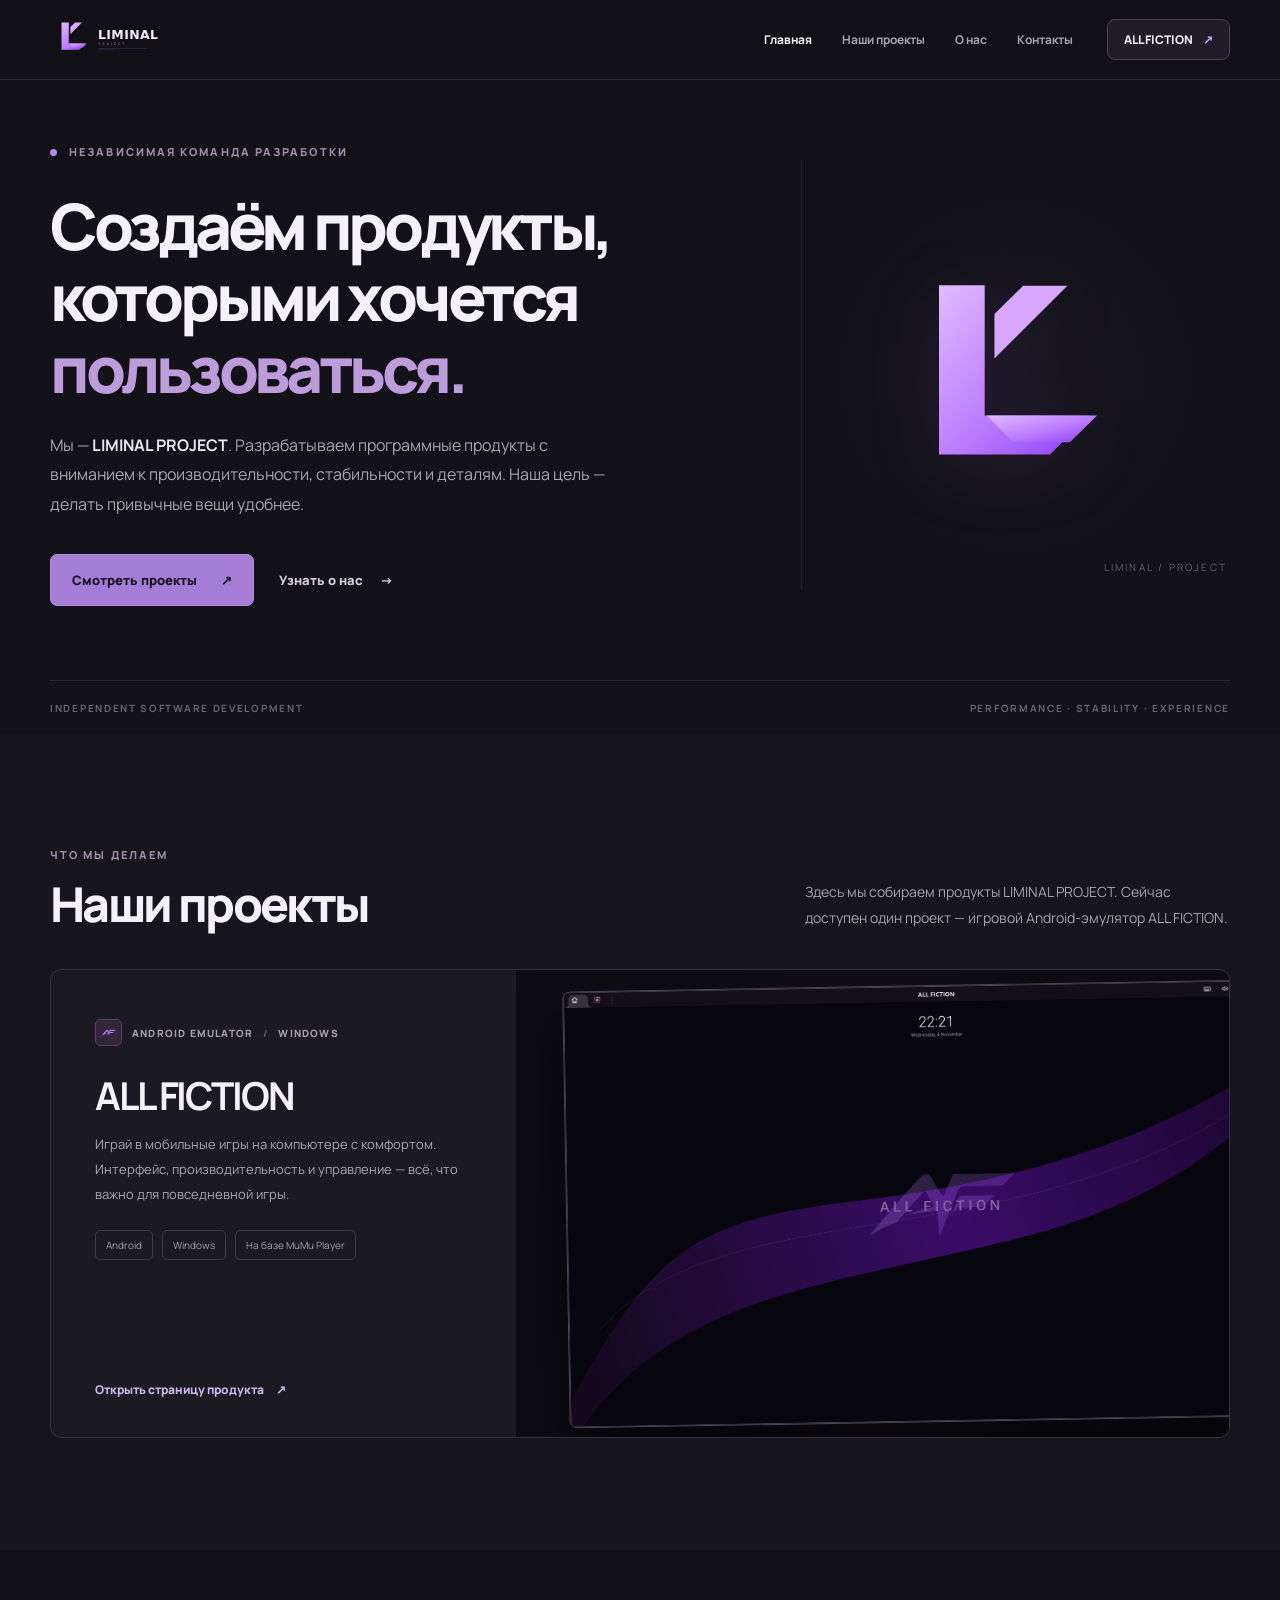
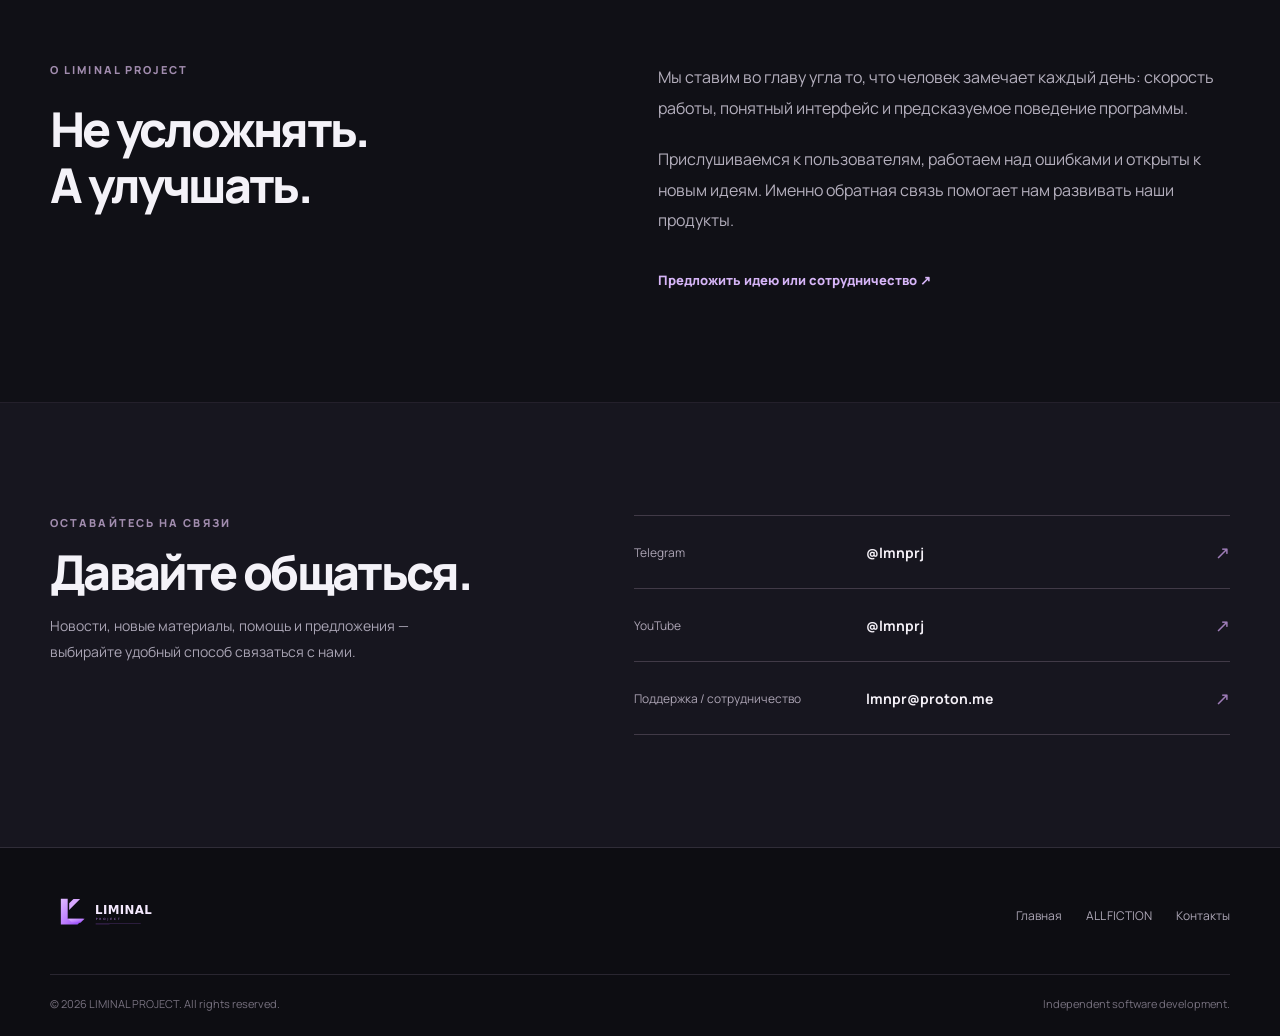
<file: index.html>
<!doctype html>
<html lang="ru"><head><meta charset="utf-8"><meta name="viewport" content="width=device-width,initial-scale=1"><meta name="theme-color" content="#111118"><meta name="description" content="LIMINAL PROJECT — независимая команда разработки цифровых продуктов. ALL FICTION — наш игровой Android-эмулятор."><title>LIMINAL PROJECT — Software & Experience</title><link rel="icon" href="assets/liminal-square.svg" type="image/svg+xml"><link rel="stylesheet" href="style.css"><script src="script.js" defer></script></head><body>
<header class="site-header"><div class="shell header-inner"><a class="wordmark" href="index.html" aria-label="LIMINAL PROJECT — главная"><img src="assets/liminal-logo.svg" alt="LIMINAL PROJECT"></a><nav class="desktop-nav" aria-label="Навигация"><a class="active" href="index.html">Главная</a><a href="#work">Наши проекты</a><a href="#about">О нас</a><a href="#connect">Контакты</a></nav><div class="header-end"><a class="header-project-link" href="all-fiction.html">ALL FICTION <span>↗</span></a><button class="mobile-menu-button" aria-label="Открыть меню" aria-controls="mobile-menu" aria-expanded="false"><span></span><span></span><span></span></button></div></div><nav class="mobile-menu shell" id="mobile-menu"><a href="index.html">Главная</a><a href="#work">Наши проекты</a><a href="#about">О нас</a><a href="#connect">Контакты</a><a href="all-fiction.html">ALL FICTION</a></nav></header>
<main>
<section class="home-intro"><div class="shell"><div class="intro-layout"><div class="intro-copy"><div class="small-overline"><span class="purple-pin"></span> НЕЗАВИСИМАЯ КОМАНДА РАЗРАБОТКИ</div><h1>Создаём продукты,<br>которыми хочется<br><em>пользоваться.</em></h1><p>Мы — <strong>LIMINAL PROJECT</strong>. Разрабатываем программные продукты с вниманием к производительности, стабильности и деталям. Наша цель — делать привычные вещи удобнее.</p><div class="intro-actions"><a class="primary-action" href="#work">Смотреть проекты <span>↗</span></a><a class="subtle-action" href="#about">Узнать о нас <span>→</span></a></div></div><div class="intro-visual" aria-label="Фирменный знак LIMINAL PROJECT"><img src="assets/liminal-symbol.svg" alt="Символ LIMINAL PROJECT"><span class="visual-caption">LIMINAL / PROJECT</span></div></div><div class="intro-baseline"><span>INDEPENDENT SOFTWARE DEVELOPMENT</span><span>PERFORMANCE · STABILITY · EXPERIENCE</span></div></div></section>
<section class="home-work section-space" id="work"><div class="shell"><div class="section-title"><div><div class="small-overline">ЧТО МЫ ДЕЛАЕМ</div><h2>Наши проекты</h2></div><p>Здесь мы собираем продукты LIMINAL PROJECT. Сейчас доступен один проект — игровой Android-эмулятор ALL FICTION.</p></div><a class="project-feature" href="all-fiction.html"><div class="project-details"><div class="project-kind"><span class="project-small-icon"><img src="assets/all-fiction-logo.svg" alt=""></span> ANDROID EMULATOR <span class="sep">/</span> WINDOWS</div><h3>ALL FICTION</h3><p>Играй в мобильные игры на компьютере с комфортом. Интерфейс, производительность и управление — всё, что важно для повседневной игры.</p><div class="project-tag-list"><span>Android</span><span>Windows</span><span>На базе MuMu Player</span></div><span class="project-open">Открыть страницу продукта <span>↗</span></span></div><div class="project-image"><img src="assets/all-fiction-screenshot.png" alt="Настоящий интерфейс эмулятора ALL FICTION" loading="lazy"></div></a></div></section>
<section class="about-section section-space" id="about"><div class="shell about-layout"><div><div class="small-overline">О LIMINAL PROJECT</div><h2>Не усложнять.<br>А улучшать.</h2></div><div class="about-copy"><p>Мы ставим во главу угла то, что человек замечает каждый день: скорость работы, понятный интерфейс и предсказуемое поведение программы.</p><p>Прислушиваемся к пользователям, работаем над ошибками и открыты к новым идеям. Именно обратная связь помогает нам развивать наши продукты.</p><a class="text-action" href="mailto:lmnpr@proton.me">Предложить идею или сотрудничество <span>↗</span></a></div></div></section>
<section class="contact-section section-space" id="connect"><div class="shell contact-layout"><div><div class="small-overline">ОСТАВАЙТЕСЬ НА СВЯЗИ</div><h2>Давайте общаться.</h2><p>Новости, новые материалы, помощь и предложения — выбирайте удобный способ связаться с нами.</p></div><div class="contact-list"><a href="https://t.me/lmnprj" target="_blank" rel="noopener noreferrer"><span>Telegram</span><strong>@lmnprj</strong><span class="out-arrow">↗</span></a><a href="https://www.youtube.com/@lmnprj" target="_blank" rel="noopener noreferrer"><span>YouTube</span><strong>@lmnprj</strong><span class="out-arrow">↗</span></a><a href="mailto:lmnpr@proton.me"><span>Поддержка / сотрудничество</span><strong>lmnpr@proton.me</strong><span class="out-arrow">↗</span></a></div></div></section>
</main>
<footer class="footer"><div class="shell"><div class="footer-top"><a href="index.html" class="footer-mark"><img src="assets/liminal-logo.svg" alt="LIMINAL PROJECT"></a><nav><a href="index.html">Главная</a><a href="all-fiction.html">ALL FICTION</a><a href="mailto:lmnpr@proton.me">Контакты</a></nav></div><div class="footer-bottom"><span>© <span class="copyright-year">2026</span> LIMINAL PROJECT. All rights reserved.</span><span>Independent software development.</span></div></div></footer>
</body></html>
</file>
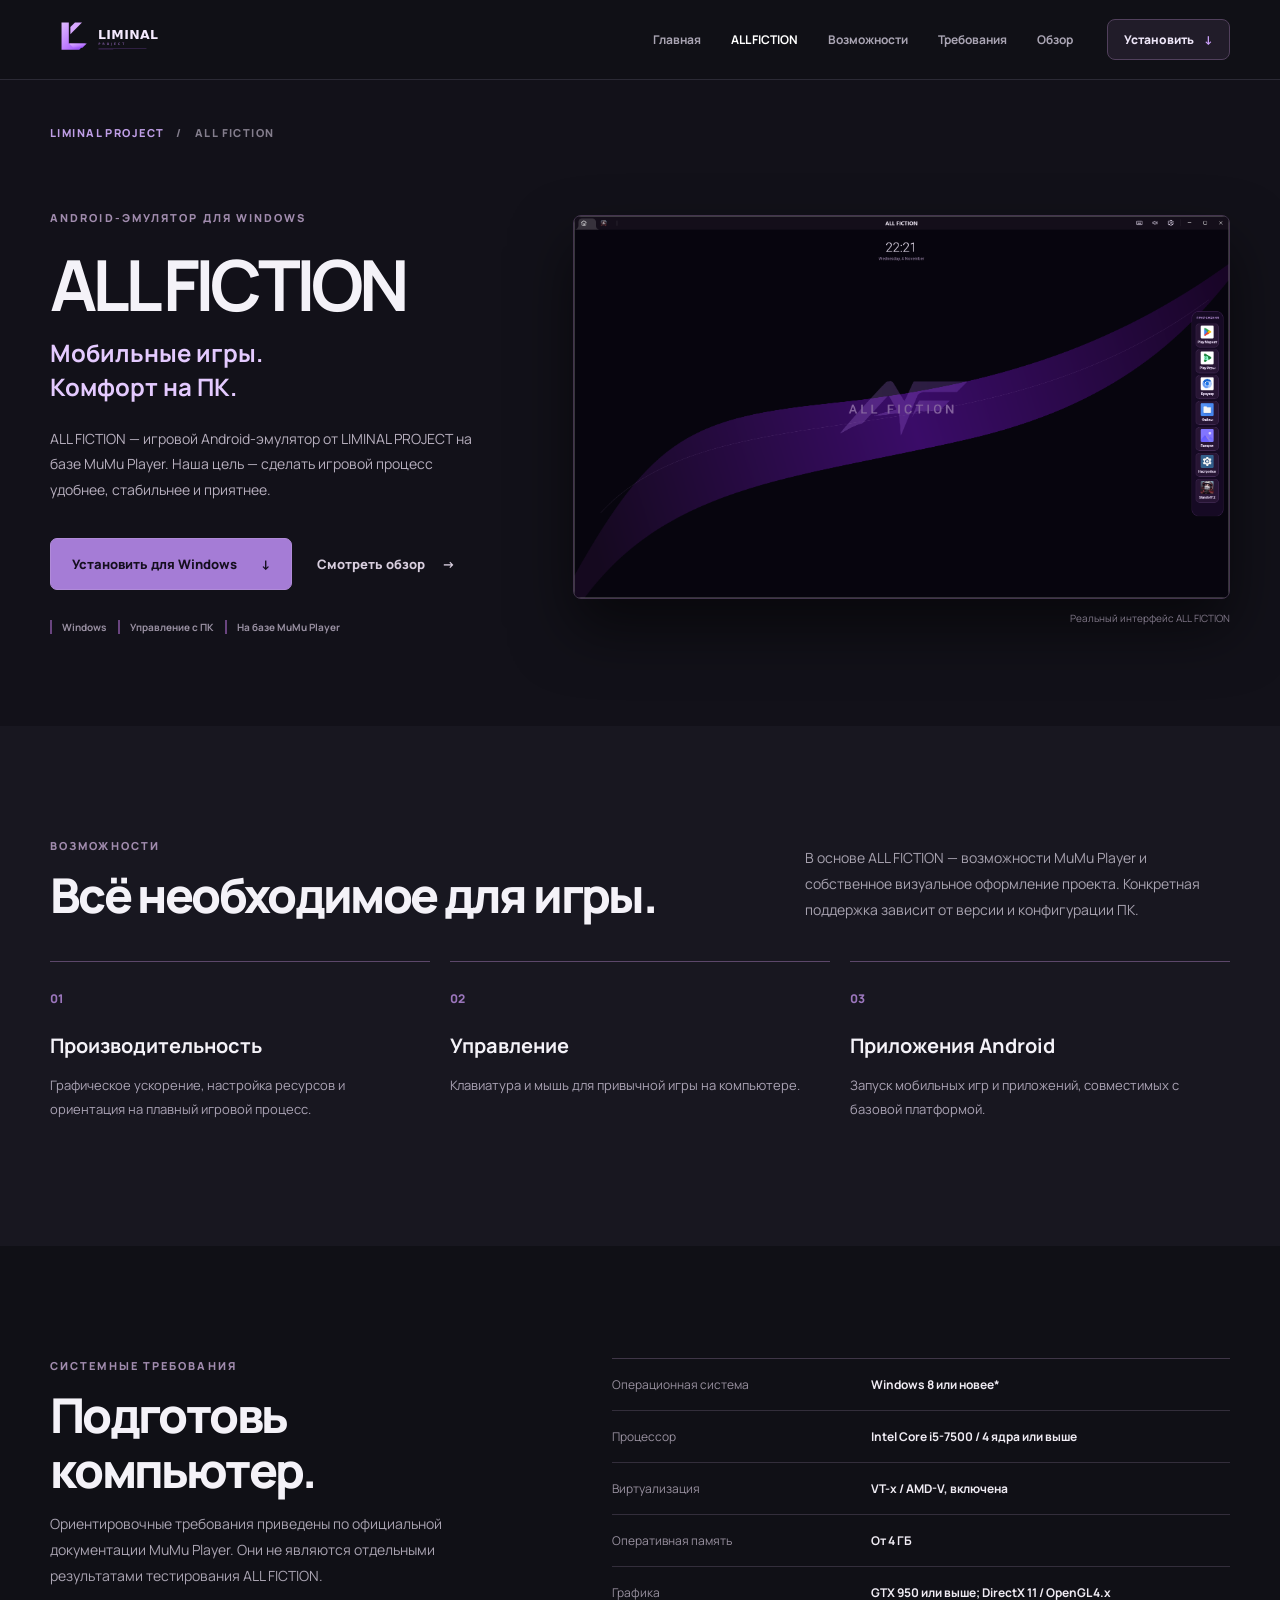
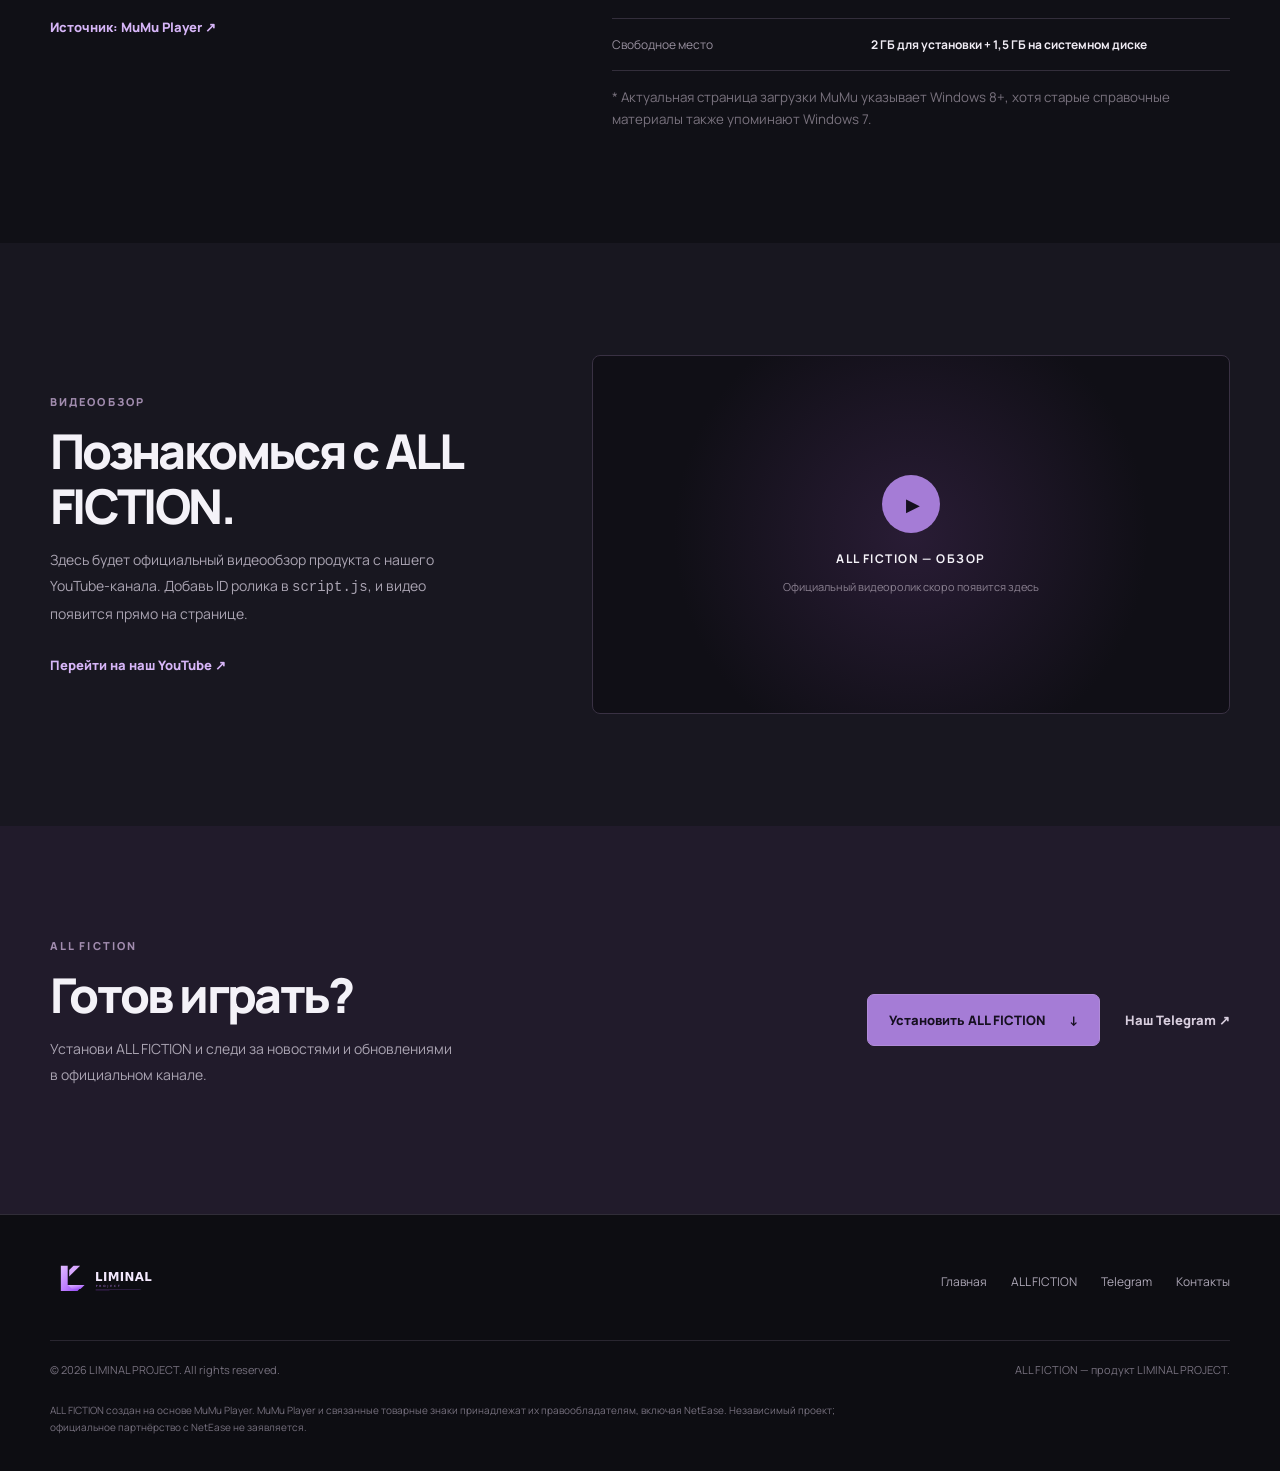
<file: all-fiction.html>
<!doctype html>
<html lang="ru"><head><meta charset="utf-8"><meta name="viewport" content="width=device-width,initial-scale=1"><meta name="theme-color" content="#111118"><meta name="description" content="ALL FICTION — игровой Android-эмулятор на базе MuMu Player от LIMINAL PROJECT. Скачать, обзор, характеристики, поддержка."><title>ALL FICTION — Android-эмулятор | LIMINAL PROJECT</title><link rel="icon" href="assets/liminal-square.svg" type="image/svg+xml"><link rel="stylesheet" href="style.css"><script src="script.js?v=3" defer></script></head><body>
<header class="site-header"><div class="shell header-inner"><a class="wordmark" href="index.html"><img src="assets/liminal-logo.svg" alt="LIMINAL PROJECT"></a><nav class="desktop-nav" aria-label="Навигация"><a href="index.html">Главная</a><a class="active" href="all-fiction.html">ALL FICTION</a><a href="#features">Возможности</a><a href="#requirements">Требования</a><a href="#review">Обзор</a></nav><div class="header-end"><button class="header-project-link download-trigger" type="button">Установить <span>↓</span></button><button class="mobile-menu-button" aria-label="Открыть меню" aria-controls="mobile-menu" aria-expanded="false"><span></span><span></span><span></span></button></div></div><nav class="mobile-menu shell" id="mobile-menu"><a href="index.html">Главная</a><a href="#features">Возможности</a><a href="#requirements">Требования</a><a href="#review">Обзор</a><a href="https://t.me/lmnprj" target="_blank" rel="noopener noreferrer">Telegram</a></nav></header>
<main><section class="product-intro"><div class="shell"><div class="breadcrumbs"><a href="index.html">LIMINAL PROJECT</a><span>/</span><span>ALL FICTION</span></div><div class="product-intro-grid"><div class="product-intro-copy"><span class="small-overline">ANDROID-ЭМУЛЯТОР ДЛЯ WINDOWS</span><h1>ALL FICTION</h1><p class="product-bigline">Мобильные игры.<br>Комфорт на ПК.</p><p class="product-intro-text">ALL FICTION — игровой Android-эмулятор от LIMINAL PROJECT на базе MuMu Player. Наша цель — сделать игровой процесс удобнее, стабильнее и приятнее.</p><div class="intro-actions"><button class="primary-action download-trigger" type="button">Установить для Windows <span>↓</span></button><a href="#review" class="subtle-action">Смотреть обзор <span>→</span></a></div><div class="product-quick-notes"><span>Windows</span><span>Управление с ПК</span><span>На базе MuMu Player</span></div></div><div class="product-picture"><img src="assets/all-fiction-screenshot.png" alt="Реальный скриншот программы ALL FICTION: тёмный интерфейс с фиолетовым фоном, приложениями и верхней панелью"><span>Реальный интерфейс ALL FICTION</span></div></div></div></section>
<section class="product-features section-space" id="features"><div class="shell"><div class="section-title"><div><div class="small-overline">ВОЗМОЖНОСТИ</div><h2>Всё необходимое для игры.</h2></div><p>В основе ALL FICTION — возможности MuMu Player и собственное визуальное оформление проекта. Конкретная поддержка зависит от версии и конфигурации ПК.</p></div><div class="simple-feature-grid"><article><span>01</span><h3>Производительность</h3><p>Графическое ускорение, настройка ресурсов и ориентация на плавный игровой процесс.</p></article><article><span>02</span><h3>Управление</h3><p>Клавиатура и мышь для привычной игры на компьютере.</p></article><article><span>03</span><h3>Приложения Android</h3><p>Запуск мобильных игр и приложений, совместимых с базовой платформой.</p></article></div></div></section>
<section class="requirements-section section-space" id="requirements"><div class="shell requirements-layout"><div><div class="small-overline">СИСТЕМНЫЕ ТРЕБОВАНИЯ</div><h2>Подготовь компьютер.</h2><p>Ориентировочные требования приведены по официальной документации MuMu Player. Они не являются отдельными результатами тестирования ALL FICTION.</p><a class="text-action" href="https://www.mumuplayer.com/help/win/minimum-system-request-mumu-windows.html" target="_blank" rel="noopener noreferrer">Источник: MuMu Player ↗</a></div><div class="spec-list"><div><span>Операционная система</span><strong>Windows 8 или новее*</strong></div><div><span>Процессор</span><strong>Intel Core i5-7500 / 4 ядра или выше</strong></div><div><span>Виртуализация</span><strong>VT-x / AMD-V, включена</strong></div><div><span>Оперативная память</span><strong>От 4 ГБ</strong></div><div><span>Графика</span><strong>GTX 950 или выше; DirectX 11 / OpenGL 4.x</strong></div><div><span>Свободное место</span><strong>2 ГБ для установки + 1,5 ГБ на системном диске</strong></div><small>* Актуальная страница загрузки MuMu указывает Windows 8+, хотя старые справочные материалы также упоминают Windows 7.</small></div></div></section>
<section class="video-section section-space" id="review"><div class="shell video-layout"><div><div class="small-overline">ВИДЕООБЗОР</div><h2>Познакомься с ALL FICTION.</h2><p>Здесь будет официальный видеообзор продукта с нашего YouTube-канала. Добавь ID ролика в <code>script.js</code>, и видео появится прямо на странице.</p><a class="text-action" href="https://www.youtube.com/@lmnprj" target="_blank" rel="noopener noreferrer">Перейти на наш YouTube ↗</a></div><div id="video-container" class="video-container"><div class="video-empty"><span class="play-placeholder">▶</span><strong>ALL FICTION — ОБЗОР</strong><small>Официальный видеоролик скоро появится здесь</small></div></div></div></section>
<section class="product-bottom section-space"><div class="shell product-bottom-grid"><div><div class="small-overline">ALL FICTION</div><h2>Готов играть?</h2><p>Установи ALL FICTION и следи за новостями и обновлениями в официальном канале.</p></div><div class="intro-actions"><button class="primary-action download-trigger" type="button">Установить ALL FICTION <span>↓</span></button><a class="subtle-action" href="https://t.me/lmnprj" target="_blank" rel="noopener noreferrer">Наш Telegram ↗</a></div></div></section>
</main>
<dialog class="download-dialog" id="download-dialog"><button class="dialog-close" type="button" aria-label="Закрыть">×</button><img src="assets/liminal-rounded.svg" alt="" width="62" height="62"><h2>Установка ALL FICTION</h2><p>Прямая ссылка на установщик пока не указана на сайте. Узнать, где скачать актуальную сборку, можно в нашем Telegram или через поддержку.</p><div class="dialog-actions"><a class="primary-action" href="https://t.me/lmnprj" target="_blank" rel="noopener noreferrer">Открыть Telegram ↗</a><a class="subtle-action" href="mailto:lmnpr@proton.me">Написать нам ↗</a></div></dialog>
<footer class="footer"><div class="shell"><div class="footer-top"><a href="index.html" class="footer-mark"><img src="assets/liminal-logo.svg" alt="LIMINAL PROJECT"></a><nav><a href="index.html">Главная</a><a href="all-fiction.html">ALL FICTION</a><a href="https://t.me/lmnprj" target="_blank" rel="noopener noreferrer">Telegram</a><a href="mailto:lmnpr@proton.me">Контакты</a></nav></div><div class="footer-bottom"><span>© <span class="copyright-year">2026</span> LIMINAL PROJECT. All rights reserved.</span><span>ALL FICTION — продукт LIMINAL PROJECT.</span></div><p class="footer-legal">ALL FICTION создан на основе MuMu Player. MuMu Player и связанные товарные знаки принадлежат их правообладателям, включая NetEase. Независимый проект; официальное партнёрство с NetEase не заявляется.</p></div></footer>
</body></html>
</file>
<file: style.css>
@import url('https://fonts.googleapis.com/css2?family=Manrope:wght@400;500;600;700;800&display=swap');
:root{color-scheme:dark;--bg:#101016;--surface:#17171e;--surface-hi:#1d1c25;--line:#2b2a35;--white:#f4f2f8;--muted:#a8a4b2;--violet:#b78ae9;--violet2:#8d59c7}*{box-sizing:border-box}html{scroll-behavior:smooth;scroll-padding-top:85px}body{margin:0;color:var(--white);background:var(--bg);font-family:Manrope,Inter,'Segoe UI',Arial,sans-serif;-webkit-font-smoothing:antialiased}a{color:inherit;text-decoration:none}button{font:inherit}img{display:block;max-width:100%}.shell{width:min(1180px,calc(100% - 72px));margin:0 auto}.site-header{height:80px;border-bottom:1px solid var(--line);background:#111117f2;position:sticky;top:0;z-index:50;backdrop-filter:blur(16px)}.header-inner{height:100%;display:flex;align-items:center;justify-content:space-between;gap:34px}.wordmark img{width:170px;height:auto}.desktop-nav{display:flex;gap:30px;align-items:center;margin-left:auto}.desktop-nav a{font-size:12px;font-weight:700;color:#aaa5b4;transition:color .2s}.desktop-nav a:hover,.desktop-nav a.active{color:#fff}.header-end{display:flex;align-items:center;gap:20px}.header-project-link{color:#eee6f8;font-size:12px;font-weight:800;white-space:nowrap;padding:11px 16px;border:1px solid #51405c;background:#211c29;border-radius:8px;cursor:pointer}.header-project-link span{color:#cba0fa;margin-left:8px}.mobile-menu-button,.mobile-menu{display:none}.small-overline{font-size:11px;font-weight:800;letter-spacing:.19em;color:#a18cae}.purple-pin{display:inline-block;background:#b58aec;width:7px;height:7px;border-radius:50%;margin-right:8px}.section-space{padding:112px 0}.home-intro{background:#111117}.intro-layout{min-height:600px;display:grid;grid-template-columns:1.22fr .78fr;align-items:center;gap:80px;padding-top:55px;padding-bottom:65px}.intro-copy h1{font-size:clamp(44px,5vw,70px);letter-spacing:-.067em;line-height:1.12;font-weight:800;margin:31px 0 26px}.intro-copy h1 em{font-style:normal;color:#bd9cdb}.intro-copy p{max-width:565px;font-size:16px;line-height:1.85;color:#aaa5b2;margin:0}.intro-copy p strong{color:#ece5f2}.intro-actions{display:flex;align-items:center;gap:25px;flex-wrap:wrap;margin-top:35px}.primary-action{border:1px solid #b08bd8;background:#a57cd6;color:#150f1f;display:inline-flex;align-items:center;justify-content:center;gap:24px;padding:16px 21px;border-radius:7px;font-size:13px;line-height:1.4;font-weight:800;cursor:pointer;transition:background .2s,transform .2s}.primary-action:hover{background:#c2a0ec;transform:translateY(-1px)}.subtle-action{display:inline-flex;gap:17px;align-items:center;font-size:13px;font-weight:800;color:#d8cede}.subtle-action:hover,.text-action:hover{color:#cba7fc}.intro-visual{min-height:430px;position:relative;display:flex;align-items:center;justify-content:center;border-left:1px solid #24212c;background:radial-gradient(ellipse at center,rgba(104,63,139,.10),transparent 60%)}.intro-visual img{width:min(310px,72%);filter:drop-shadow(0 12px 35px rgba(122,77,180,.12))}.visual-caption{position:absolute;right:3px;bottom:16px;font-size:10px;letter-spacing:.22em;color:#686373}.intro-baseline{display:flex;align-items:center;justify-content:space-between;border-top:1px solid var(--line);padding:20px 0;color:#686574;font-size:10px;letter-spacing:.17em;font-weight:700}.home-work{background:#16151d}.section-title{display:flex;justify-content:space-between;align-items:end;gap:65px;margin-bottom:38px}.section-title h2,.about-layout h2,.contact-layout h2,.requirements-layout h2,.video-layout h2,.product-bottom h2{font-size:clamp(32px,4vw,48px);line-height:1.15;letter-spacing:-.055em;font-weight:800;margin:14px 0 0}.section-title>p{font-size:14px;line-height:1.85;color:#a7a2af;max-width:425px;margin:0}.project-feature{background:#1b1a23;border:1px solid #38313f;display:grid;grid-template-columns:.79fr 1.21fr;min-height:405px;overflow:hidden;border-radius:11px;transition:border-color .2s}.project-feature:hover{border-color:#815ba1}.project-details{padding:49px 44px 39px;display:flex;flex-direction:column;align-items:flex-start}.project-kind{display:flex;align-items:center;gap:10px;font-size:10px;color:#a99fb1;letter-spacing:.12em;font-weight:800}.project-small-icon{width:27px;height:27px;background:#34243c;border:1px solid #564064;display:flex;align-items:center;justify-content:center;border-radius:5px}.project-small-icon img{width:21px;height:21px}.project-kind .sep{color:#625968}.project-details h3{font-size:clamp(32px,3vw,48px);letter-spacing:-.055em;margin:29px 0 15px;line-height:1.1}.project-details p{font-size:13px;line-height:1.9;color:#aaa5b3;max-width:370px;margin:0}.project-tag-list{display:flex;gap:9px;flex-wrap:wrap;margin-top:24px}.project-tag-list span{font-size:10px;border:1px solid #403848;color:#a99db0;padding:7px 10px;border-radius:5px}.project-open{margin-top:auto;padding-top:28px;color:#cfb4ef;font-weight:800;font-size:12px}.project-open span{margin-left:10px}.project-image{position:relative;background:#0d0c13;display:flex;align-items:center;overflow:hidden;padding:15px 0 15px 20px}.project-image:before{content:'';position:absolute;inset:0;background:radial-gradient(circle at center,rgba(119,54,168,.16),transparent 65%)}.project-image img{width:108%;max-width:none;position:relative;border:1px solid #51405e;border-radius:8px;box-shadow:0 30px 50px #0009;transform:translateX(4%) rotate(-1deg)}.about-section{background:#101016}.about-layout{display:grid;grid-template-columns:.9fr 1.1fr;gap:140px}.about-layout h2{margin-top:24px}.about-copy p{color:#b4afbd;font-size:16px;line-height:1.9;margin:0 0 21px}.text-action{font-weight:800;font-size:13px;color:#d6b5f7;display:inline-block;margin-top:15px}.contact-section{background:#17161f;border-top:1px solid #24202b}.contact-layout{display:grid;grid-template-columns:.88fr 1.12fr;gap:115px}.contact-layout p{color:#a9a4b4;line-height:1.85;font-size:14px;max-width:400px}.contact-list{border-top:1px solid #413a47}.contact-list a{display:grid;grid-template-columns:1fr 1.5fr 20px;align-items:center;gap:10px;border-bottom:1px solid #413a47;padding:24px 0;font-size:12px;color:#aca4b4}.contact-list a strong{font-size:14px;color:#f4f0f7;font-weight:700}.contact-list a:hover strong,.contact-list a:hover .out-arrow{color:#c6a0f1}.out-arrow{text-align:right;font-size:18px;color:#9e7cb7}.footer{border-top:1px solid #302d38;background:#0d0d12;padding:42px 0 25px}.footer-top{display:flex;align-items:center;justify-content:space-between;gap:30px;padding-bottom:34px}.footer-mark img{width:160px}.footer-top nav{display:flex;gap:24px}.footer-top nav a{font-size:12px;color:#ada7b6}.footer-top nav a:hover{color:#fff}.footer-bottom{border-top:1px solid #292630;padding-top:21px;display:flex;justify-content:space-between;gap:20px;flex-wrap:wrap;font-size:11px;color:#77717f}.footer-legal{color:#77717f;font-size:10px;line-height:1.7;max-width:840px;padding-top:15px}
/* all fiction */.product-intro{background:#121119;padding:45px 0 92px}.breadcrumbs{font-size:11px;font-weight:800;letter-spacing:.13em;color:#837d8c;display:flex;gap:12px}.breadcrumbs a{color:#bf9ee6}.product-intro-grid{display:grid;grid-template-columns:.84fr 1.16fr;align-items:center;gap:48px;padding-top:65px}.product-intro-copy h1{font-size:clamp(45px,5.5vw,74px);letter-spacing:-.07em;line-height:1;margin:22px 0 17px}.product-bigline{font-size:24px;line-height:1.4;color:#e4caff;font-weight:700;margin:0 0 22px}.product-intro-text{font-size:14px;color:#b7afbe;line-height:1.85;max-width:430px}.product-quick-notes{margin-top:30px;display:flex;gap:12px;flex-wrap:wrap}.product-quick-notes span{font-size:10px;font-weight:700;color:#9990a2;border-left:2px solid #69447f;padding-left:10px}.product-picture{min-width:0}.product-picture img{width:100%;height:auto;border:1px solid #43344d;border-radius:8px;box-shadow:0 30px 60px #0008}.product-picture>span{display:block;text-align:right;font-size:10px;color:#817889;margin-top:12px}.product-features{background:#181720}.simple-feature-grid{display:grid;grid-template-columns:repeat(3,1fr);gap:20px;margin-top:36px}.simple-feature-grid article{border-top:1px solid #5c476a;padding:24px 12px 0 0}.simple-feature-grid article>span{font-size:12px;font-weight:800;color:#9b76bc}.simple-feature-grid h3{font-size:20px;margin:24px 0 14px}.simple-feature-grid p{font-size:13px;line-height:1.85;color:#aaa3b4}.requirements-section{background:#101016}.requirements-layout{display:grid;grid-template-columns:.85fr 1.15fr;gap:105px}.requirements-layout p,.video-layout p,.product-bottom p{line-height:1.85;color:#aaa4b2;font-size:14px;max-width:410px}.spec-list{border-top:1px solid #3f3647}.spec-list>div{display:grid;grid-template-columns:.8fr 1.2fr;gap:20px;padding:17px 0;border-bottom:1px solid #332e3b;font-size:12px}.spec-list span{color:#98909f}.spec-list strong{font-weight:700;color:#f0ecf4}.spec-list small{display:block;margin-top:15px;color:#79727e;line-height:1.7}.video-section{background:#181720}.video-layout{display:grid;grid-template-columns:.85fr 1.15fr;gap:70px;align-items:center}.video-container{aspect-ratio:16/9;background:#100f16;border:1px solid #393143;border-radius:8px;overflow:hidden}.video-container iframe{border:0;width:100%;height:100%}.video-empty{height:100%;display:flex;align-items:center;justify-content:center;flex-direction:column;gap:12px;background:radial-gradient(circle,#291c35,transparent 65%)}.play-placeholder{background:#a57cd6;color:#15101e;border-radius:50%;height:58px;width:58px;display:grid;place-items:center;font-size:18px;padding-left:4px}.video-empty strong{font-size:12px;letter-spacing:.12em;margin-top:5px}.video-empty small{font-size:11px;color:#8b8191}.product-bottom{background:#211b2b}.product-bottom-grid{display:flex;align-items:center;justify-content:space-between;gap:50px}.product-bottom .intro-actions{margin-top:0}.download-dialog{position:fixed;max-width:470px;width:calc(100% - 30px);padding:35px;background:#1e1b26;border:1px solid #5f4974;border-radius:13px;color:#eee9f5;box-shadow:0 30px 90px #000a}.download-dialog::backdrop{background:#08070dbd}.download-dialog h2{font-size:24px;letter-spacing:-.04em}.download-dialog p{font-size:13px;color:#ada5b7;line-height:1.8}.dialog-close{position:absolute;top:10px;right:15px;border:0;background:transparent;color:#eee;font-size:28px;cursor:pointer}.dialog-actions{display:flex;align-items:center;gap:20px;flex-wrap:wrap;margin-top:27px}
@media(max-width:1050px){.desktop-nav{gap:17px}.intro-layout{gap:35px}.intro-visual{min-height:340px}.project-feature{grid-template-columns:.95fr 1.05fr}.about-layout,.contact-layout,.requirements-layout{gap:60px}.product-intro-grid{gap:25px}.video-layout{gap:30px}}
@media(max-width:780px){.shell{width:calc(100% - 36px)}.site-header{height:70px}.wordmark img{width:148px}.desktop-nav{display:none}.mobile-menu-button{width:40px;height:38px;border:1px solid #47404f;background:#201b28;border-radius:7px;display:flex;align-items:center;justify-content:center;flex-direction:column;gap:4px;cursor:pointer}.mobile-menu-button span{display:block;width:16px;height:2px;background:#e0d2e9}.mobile-menu{display:none;position:absolute;top:70px;left:0;right:0;padding:10px 22px 20px;background:#17141c;border:1px solid #3e3446;border-top:0}.mobile-menu.open{display:flex;flex-direction:column;gap:0}.mobile-menu a{padding:14px 0;font-size:13px;border-bottom:1px solid #302836}.header-project-link{font-size:11px}.intro-layout{grid-template-columns:1fr;min-height:0;padding:90px 0 50px;gap:45px}.intro-visual{min-height:260px;border:1px solid #26212f;border-radius:9px}.intro-visual img{width:180px}.intro-baseline{font-size:8px;gap:15px}.section-space{padding:75px 0}.section-title,.about-layout,.contact-layout,.requirements-layout,.video-layout,.product-intro-grid{grid-template-columns:1fr;display:grid;gap:25px}.section-title{align-items:start}.project-feature{grid-template-columns:1fr}.project-image{min-height:260px;padding:20px}.project-image img{width:100%;transform:none}.project-details{padding:32px}.project-open{padding-top:34px}.simple-feature-grid{grid-template-columns:1fr}.simple-feature-grid article{padding-bottom:16px}.product-intro{padding-bottom:65px}.product-intro-grid{padding-top:38px}.product-bottom-grid{display:block}.product-bottom .intro-actions{margin-top:25px}.footer-top{align-items:start;flex-direction:column}.contact-list a{grid-template-columns:1fr 1.3fr 18px}}
@media(max-width:450px){.intro-copy h1{font-size:43px}.intro-copy p{font-size:14px}.header-project-link{display:none}.intro-baseline span:last-child{display:none}.primary-action{width:100%}.intro-actions{align-items:stretch;flex-direction:column;gap:22px}.project-details h3{font-size:39px}.project-image{min-height:200px}.contact-list a{grid-template-columns:1fr 18px;gap:5px}.contact-list a strong{grid-column:1;grid-row:2}.contact-list a .out-arrow{grid-column:2;grid-row:1/3}.footer-top nav{flex-wrap:wrap}.product-intro-copy h1{font-size:48px}.spec-list>div{grid-template-columns:1fr;gap:6px}.video-empty small{text-align:center}.product-bottom .primary-action{width:100%}}
@media(prefers-reduced-motion:reduce){html{scroll-behavior:auto}*,*:before,*:after{transition:none!important}}
</file>
